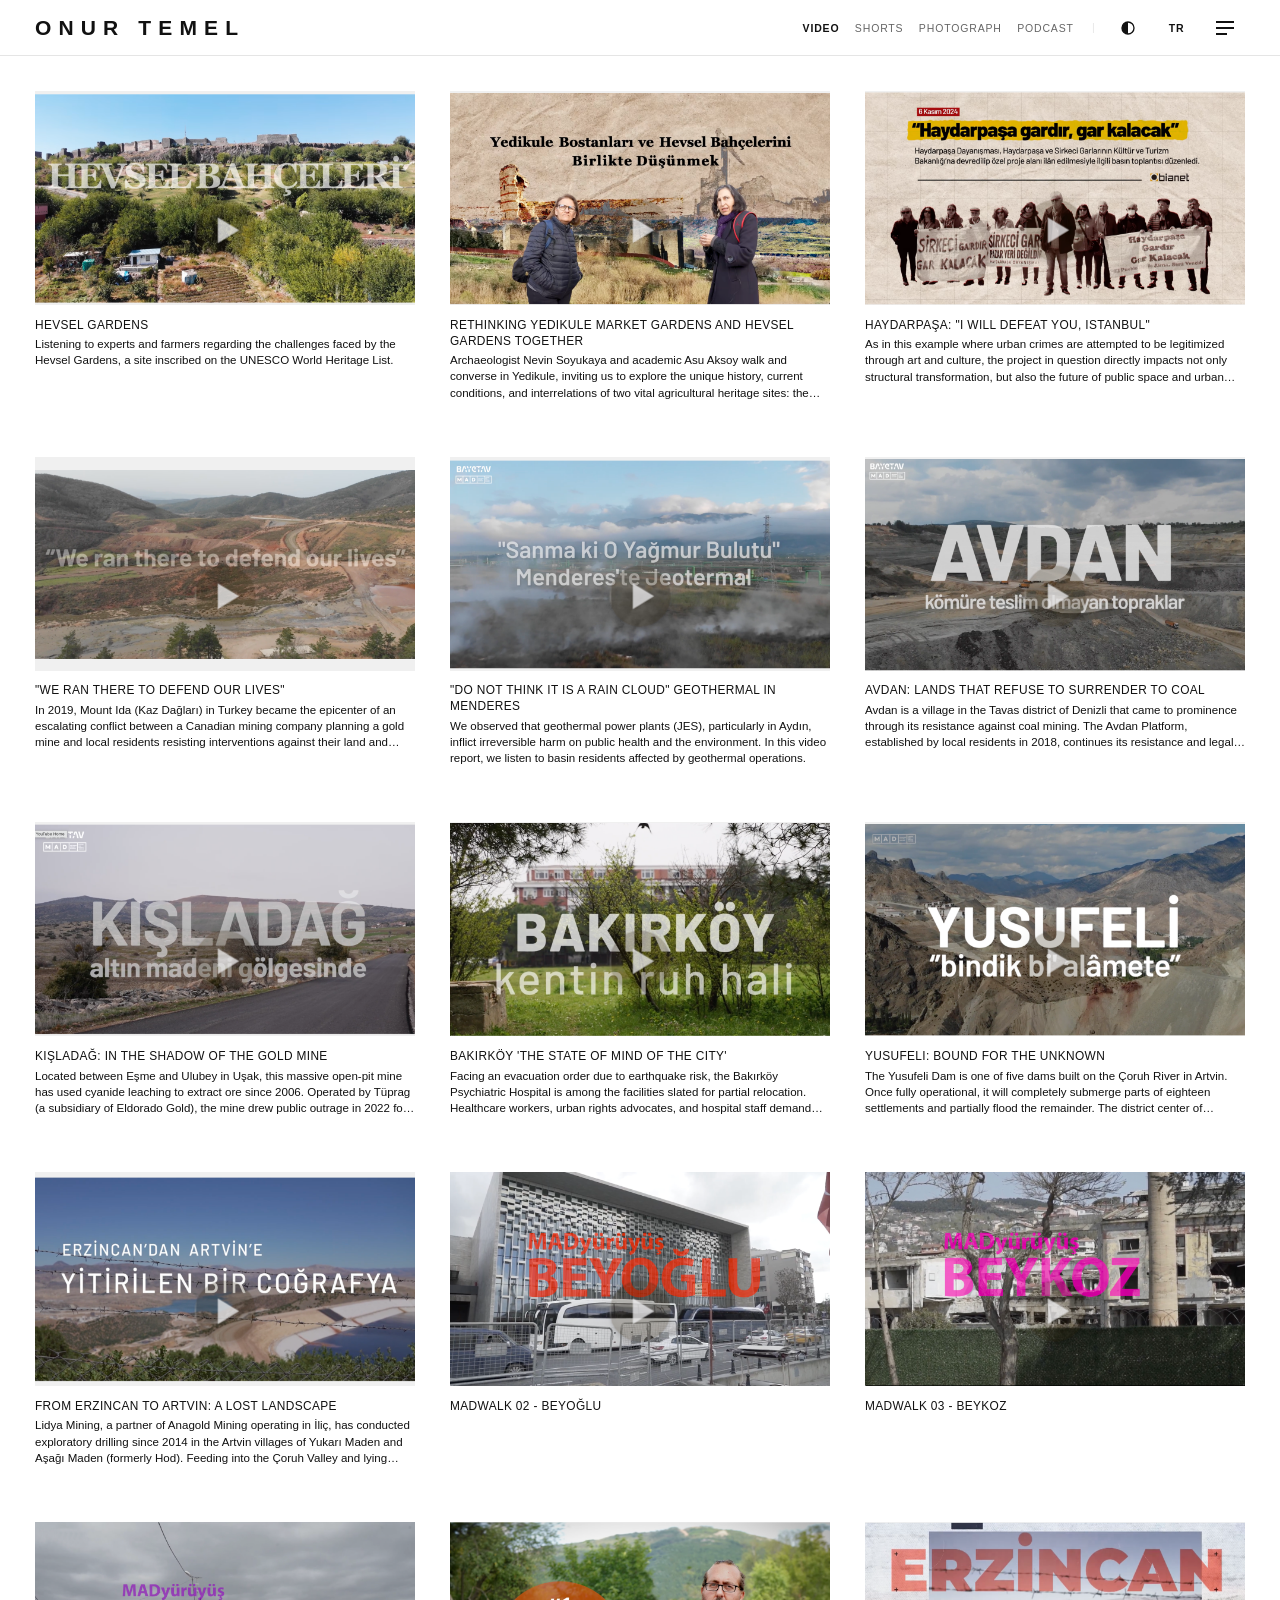
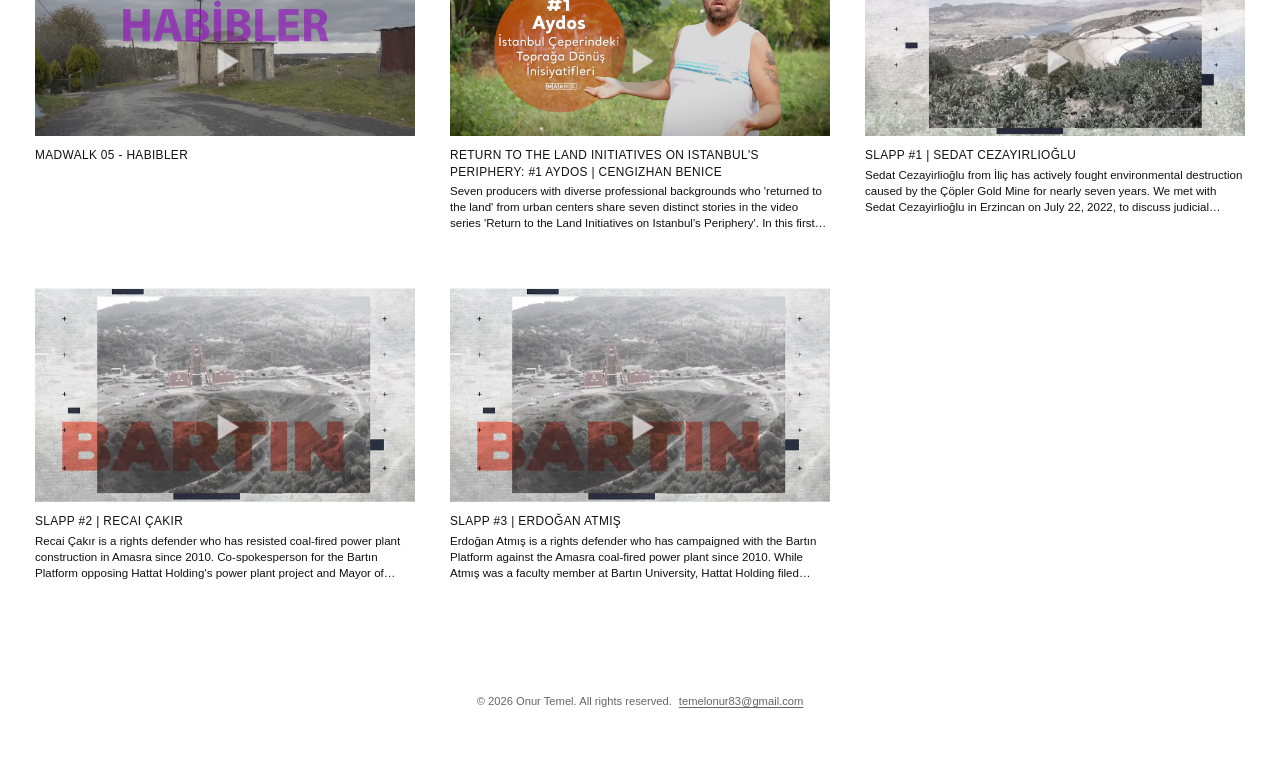
<file: index.html>
<!doctype html>
<html lang="tr">
<head>
  <meta charset="utf-8">
  <meta name="viewport" content="width=device-width, initial-scale=1">
  <title>ONUR TEMEL — Videograf & Hareketli Görüntü Arşivi</title>
  <meta name="description" content="Videograf Onur Temel'in portfolyosu. Gözlemci belgesel, performans kaydı, sanatçı filmi dokümantasyonu ve sergi arşivleri.">
  
  <!-- Open Graph -->
  <meta property="og:title" content="ONUR TEMEL — Videographer">
  <meta property="og:description" content="Portfolio of videographer Onur Temel. Observational documentary, performance capture, artist film documentation, and exhibition archives.">
  <meta property="og:type" content="website">

  <link rel="stylesheet" href="styles.css">
  
  <style>
    /* Visually hidden helper for screen reader headings */
    .sr-only {
      position: absolute;
      width: 1px;
      height: 1px;
      padding: 0;
      margin: -1px;
      overflow: hidden;
      clip: rect(0, 0, 0, 0);
      white-space: nowrap;
      border: 0;
    }
  </style>
</head>
<body>

  <header class="site-header">
    <div class="site-container" style="width:100%; display:flex; align-items:center; justify-content:space-between;">
      <a href="#work" class="header-brand" id="brand-link" aria-label="Onur Temel Homepage">ONUR TEMEL</a>
      
      <div class="header-controls">
        <!-- Portfolio Tabs (CMS-Driven) -->
        <nav id="portfolio-tabs-nav" class="portfolio-tabs-nav" aria-label="Portfolyo Kategorileri"></nav>

        <!-- Theme Switcher: Visual non-text split circle icon -->
        <button id="theme-toggle" class="icon-btn theme-toggle-btn" aria-label="Koyu/Açık temayı değiştir" title="Tema Değiştir">
          <span class="theme-split-icon" aria-hidden="true">
            <svg viewBox="0 0 24 24" width="16" height="16">
              <circle cx="12" cy="12" r="9" fill="none" stroke="currentColor" stroke-width="2"/>
              <path d="M12 3 A9 9 0 0 0 12 21 Z" fill="currentColor"/>
            </svg>
          </span>
        </button>

        <!-- Language Switcher: Shows target language (EN when TR active, TR when EN active) -->
        <button id="lang-toggle" class="icon-btn lang-toggle-btn" aria-label="Switch language to English" title="Dil Değiştir">
          EN
        </button>
        
        <!-- View Switcher: Abstract text/paragraph symbol morphing to grid -->
        <button id="view-switch-btn" class="icon-btn view-switch-btn" aria-label="Metin Görünümünü Göster" aria-expanded="false" title="Görünüm Değiştir">
          <span class="view-switch-symbol" aria-hidden="true">
            <span class="line"></span>
            <span class="line"></span>
            <span class="line"></span>
          </span>
        </button>

        <!-- Mobile Hamburger Menu Toggle -->
        <button id="mobile-menu-toggle" class="icon-btn mobile-menu-toggle-btn" aria-label="Menüyü aç" aria-expanded="false" aria-controls="mobile-menu-overlay" title="Menü">
          <span class="hamburger-icon" aria-hidden="true">
            <span class="line line-top"></span>
            <span class="line line-bottom"></span>
          </span>
        </button>
      </div>
    </div>
  </header>

  <!-- Fullscreen Mobile Navigation Menu Overlay -->
  <div id="mobile-menu-overlay" class="mobile-menu-overlay" aria-hidden="true" role="dialog" aria-modal="true" aria-label="Mobil Menü">
    <nav class="mobile-menu-nav" id="mobile-menu-nav" aria-label="Mobil Portfolyo Kategorileri"></nav>
  </div>

  <div class="site-container">
    <main>
      <!-- Primary View: Work Grid -->
      <section id="work-view" class="view" aria-label="Seçilmiş Çalışmalar">
        <h1 class="sr-only" id="work-heading">Seçilmiş Çalışmalar</h1>
        <div id="works-grid" class="works-grid" role="region" aria-live="polite"></div>
      </section>

      <!-- Information / Bio / CV View -->
      <section id="info-view" class="view" aria-label="Bilgi & Arşiv" hidden>
        <h1 class="sr-only" id="info-heading">Bilgi & Arşiv</h1>
        <div id="info-container" class="info-container"></div>
      </section>

      <!-- Graceful Fallback Error UI -->
      <div id="error-state" class="error-state" hidden>
        <p id="error-message">İçerik kataloğu yüklenemedi. Lütfen bağlantınızı kontrol edin.</p>
        <button id="retry-btn" class="retry-btn">Yeniden Dene</button>
      </div>
    </main>
    <footer class="site-footer" id="site-footer"></footer>
  </div>

  <script src="app.js"></script>

  <svg style="display: none">
      <filter
        id="glass-distortion"
        x="0%"
        y="0%"
        width="100%"
        height="100%"
        filterUnits="objectBoundingBox"
      >
        <feTurbulence
          type="fractalNoise"
          baseFrequency="0.01 0.01"
          numOctaves="1"
          seed="5"
          result="turbulence"
        />
        <!-- Seeds: 14, 17,  -->

        <feComponentTransfer in="turbulence" result="mapped">
          <feFuncR type="gamma" amplitude="1" exponent="10" offset="0.5" />
          <feFuncG type="gamma" amplitude="0" exponent="1" offset="0" />
          <feFuncB type="gamma" amplitude="0" exponent="1" offset="0.5" />
        </feComponentTransfer>

        <feGaussianBlur in="turbulence" stdDeviation="3" result="softMap" />

        <feSpecularLighting
          in="softMap"
          surfaceScale="5"
          specularConstant="1"
          specularExponent="100"
          lighting-color="white"
          result="specLight"
        >
          <fePointLight x="-200" y="-200" z="300" />
        </feSpecularLighting>

        <feComposite
          in="specLight"
          operator="arithmetic"
          k1="0"
          k2="1"
          k3="1"
          k4="0"
          result="litImage"
        />

        <feDisplacementMap
          in="SourceGraphic"
          in2="softMap"
          scale="150"
          xChannelSelector="R"
          yChannelSelector="G"
        />
      </filter>
    </svg>
</body>
</html>
</file>
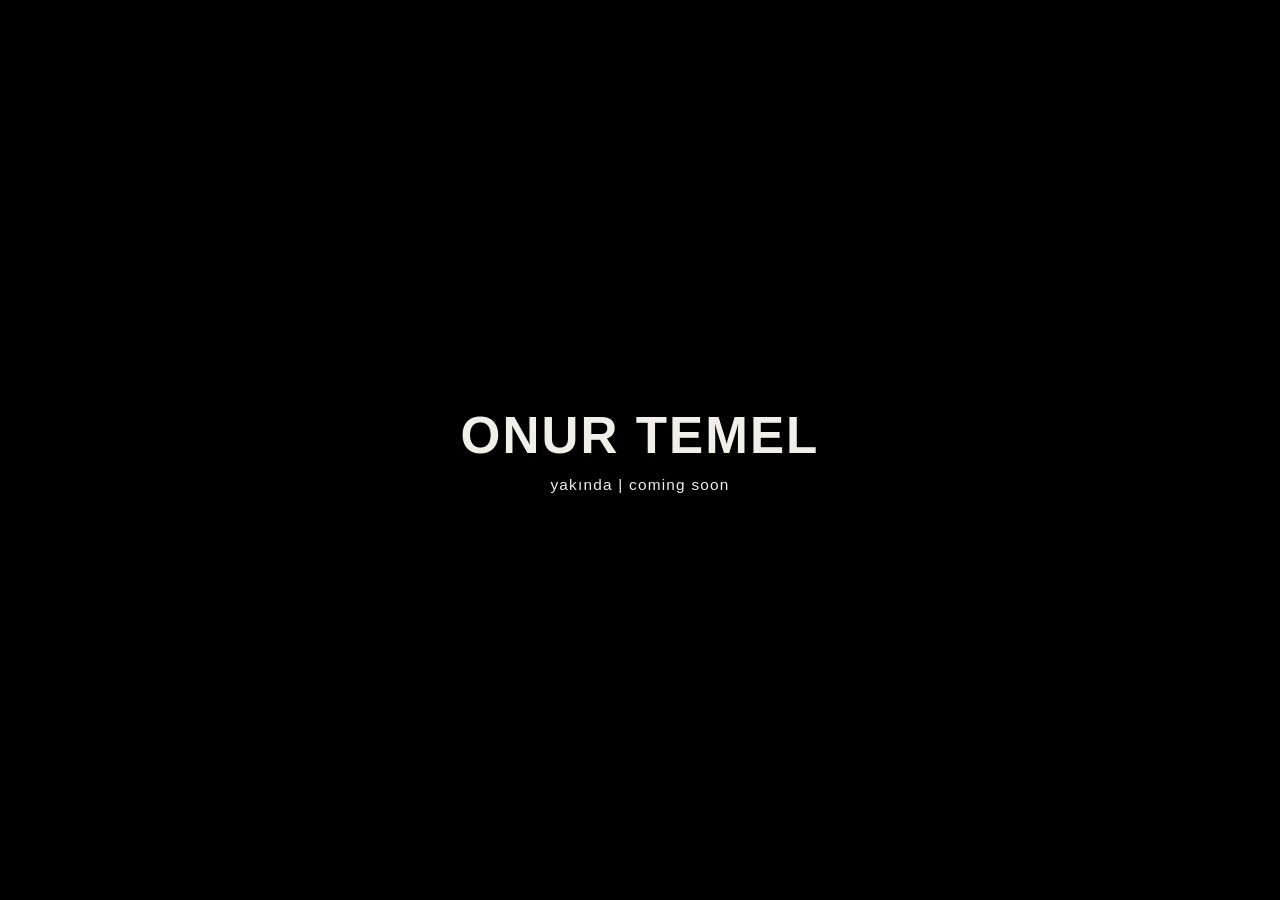
<file: coming-soon.html>
<!doctype html>
<html lang="tr">
<head>
  <meta charset="utf-8">
  <meta name="viewport" content="width=device-width, initial-scale=1">
  <title>Onur Temel</title>

  <style>
    * {
      box-sizing: border-box;
    }

    html, body {
      margin: 0;
      width: 100%;
      height: 100%;
    }

    body {
      background: #000;
      color: #f2efe8;
      font-family: Helvetica, Arial, sans-serif;
    }

    main {
      width: 100%;
      min-height: 100svh;
      display: flex;
      align-items: center;
      justify-content: center;
    }

    .coming-soon {
      width: 33.333vw;
      text-align: center;
    }

    h1 {
      margin: 0;
      font-size: clamp(2rem, 4vw, 4.5rem);
      font-weight: 700;
      letter-spacing: 0.04em;
      white-space: nowrap;
    }

    p {
      margin: 0.7rem 0 0;
      font-size: clamp(0.85rem, 1.2vw, 1.15rem);
      font-weight: 400;
      letter-spacing: 0.08em;
      white-space: nowrap;
    }

    @media (max-width: 700px) {
      .coming-soon {
        width: 66.666vw;
      }

      h1 {
        font-size: clamp(1.8rem, 9vw, 3rem);
      }

      p {
        font-size: clamp(0.75rem, 3.7vw, 1rem);
      }
    }
  </style>
</head>

<body>
  <main>
    <div class="coming-soon">
      <h1>ONUR TEMEL</h1>
      <p>yakında | coming soon</p>
    </div>
  </main>
</body>
</html>
</file>
<file: styles.css>
/* ONUR TEMEL — VIDEOGRAPHER PORTFOLIO
   Contemporary Institutional / Exhibition Catalogue Aesthetic */

:root {
  color-scheme: light dark;
  --bg-color: #ffffff;
  --fg-color: #111111;
  --fg-muted: #666666;
  --bg-media: #f0f0f0;
  --border-color: #e5e5e5;
  --focus-ring: #111111;

  --font-stack: -apple-system, BlinkMacSystemFont, "Helvetica Neue", Helvetica, Arial, sans-serif;
  --site-max-width: 1600px;
  --header-height: 56px;











  --surfaceFilmOpacity: 0.16;
  --surfaceBase:
    radial-gradient(
      120% 90% at 18% 10%,
      rgba(255,255,255,0.98) 0%,
      rgba(255,255,255,0) 52%
    ),
    radial-gradient(
      95% 80% at 80% 82%,
      rgba(242,242,240,0.22) 0%,
      rgba(242,242,240,0) 58%
    ),
    linear-gradient(
      180deg,
      rgba(255,255,255,1) 0%,
      rgba(250,250,249,1) 48%,
      rgba(246,246,244,1) 100%
    );
  --edgeA: rgba(255,255,255,0.00);
  --edgeB: rgba(246,246,244,0.26);
  --edgeC: rgba(240,240,238,0.24);
  --headerBrand:#484C54;
  --aap-background-transition-duration:250ms;
  --navCTAbg: rgba(0,0,0,0.04);
  --navCTAborder: 1px solid rgba(0,0,0,0.12);
  --aap-blur:7px;
  --aap-background-color:rgb(232 232 237/70%);
  --aap-inner-glow-color:rgb(232 232 237/11%);
  --pantoneCoolGraycp11:#343741;
  --liguidTint:  rgba(255, 255, 255, 0.25);
  --liguidMoreTint:  rgba(255, 255, 255, 0.75);
  --liguidShine:  rgba(255, 255, 255, 0.5);
  --liguid-hover-half-tint:  rgba(255, 255, 255, 0.50);
  --liguid-hover-tint:  rgba(255, 255, 255, 0.50);
  --drawer-background:  linear-gradient(180deg, rgba(255, 255, 255,0.6) 0%, rgba(255, 255, 255,0.35) 40%, rgba(255, 255, 255,0) 100%);
  --white-smoke:  rgba(245, 245, 245, 0.38);
  --smokle-gray:#353535;
}

@media (prefers-color-scheme: dark) {
  :root {
    --bg-color: #121212;
    --fg-color: #eeeeee;
    --fg-muted: #999999;
    --bg-media: #1e1e1e;
    --border-color: #262626;
    --focus-ring: #ffffff;
  }
}

html[data-theme="light"] {
  color-scheme: light;
  --bg-color: #ffffff;
  --fg-color: #111111;
  --fg-muted: #666666;
  --bg-media: #f0f0f0;
  --border-color: #e5e5e5;
  --focus-ring: #111111;
}

html[data-theme="dark"] {
  color-scheme: dark;
  --bg-color: #121212;
  --fg-color: #eeeeee;
  --fg-muted: #999999;
  --bg-media: #1e1e1e;
  --border-color: #262626;
  --focus-ring: #ffffff;
}

/* Reset & Base */
*, *::before, *::after {
  box-sizing: border-box;
}

html, body {
  margin: 0;
  padding: 0;
  width: 100%;
  min-height: 100%;
  background-color: var(--bg-color);
  color: var(--fg-color);
  font-family: var(--font-stack);
  font-size: 14px;
  line-height: 1.5;
  -webkit-font-smoothing: antialiased;
  -moz-osx-font-smoothing: grayscale;
}

/* Focus visibility */
:focus-visible {
  outline: 2px solid var(--focus-ring);
  outline-offset: 3px;
}

/* Page Wrapper */
.site-container {
  max-width: var(--site-max-width);
  margin: 0 auto;
  padding: 0 1rem;
}

@media (min-width: 640px) {
  .site-container {
    padding: 0 1.5rem;
  }
}

@media (min-width: 1024px) {
  .site-container {
    padding: 0 2.5rem;
  }
}

/* Persistent / Smart Header */
.site-header {
  position: sticky;
  top: 0;
  z-index: 100;
  height: var(--header-height);
  background-color: var(--bg-color);
  border-bottom: 1px solid var(--border-color);
  display: flex;
  align-items: center;
  justify-content: space-between;
  transition: transform 0.25s cubic-bezier(0.16, 1, 0.3, 1), background-color 0.2s ease, border-color 0.2s ease;
  will-change: transform;
}

.site-header.header-hidden {
  transform: translateY(-100%);
  pointer-events: none;
}

.header-brand {
  font-family: Helvetica, Arial, sans-serif;
  font-size: clamp(1.1rem, 4.5vw, 1.5rem);
  font-weight: 700;
  letter-spacing: 0.34em;
  color: var(--fg-color);
  text-decoration: none;
  text-transform: uppercase;
  background: none;
  border: none;
  padding: 0;
  cursor: pointer;
  display: inline-flex;
  align-items: center;
  white-space: nowrap;
}

.header-controls {
  display: flex;
  align-items: center;
  gap: 0.5rem;
}

@media (min-width: 640px) {
  .header-controls {
    gap: 0.75rem;
  }
}

/* CMS-Driven Portfolio Tabs */
.portfolio-tabs-nav {
  display: flex;
  align-items: center;
  gap: 0.6rem;
}

@media (min-width: 640px) {
  .portfolio-tabs-nav {
    gap: 1.1rem;
  }
}

.portfolio-tab-btn {
  background: none;
  border: none;
  padding: 0;
  margin: 0;
  font-family: var(--font-stack);
  font-size: 0.75rem;
  font-weight: 500;
  letter-spacing: 0.08em;
  text-transform: uppercase;
  color: var(--fg-muted);
  cursor: pointer;
  transition: color 0.15s ease, opacity 0.15s ease;
  white-space: nowrap;
}

.portfolio-tab-btn:hover {
  color: var(--fg-color);
  opacity: 0.85;
}

.portfolio-tab-btn.active {
  color: var(--fg-color);
  font-weight: 700;
  opacity: 1;
}

/* Header Separator between Portfolio Tabs & Utility Icons */
.header-nav-sep {
  font-size: 0.75rem;
  color: var(--border-color);
  user-select: none;
  margin-left: 0.2rem;
  margin-right: 0.2rem;
}

/* Mobile Hamburger Menu Toggle Button & Animation */
.mobile-menu-toggle-btn {
  display: flex;
  min-width: 40px;
  min-height: 44px;
  position: relative;
}

@media (min-width: 768px) {
  .mobile-menu-toggle-btn {
    display: none !important;
  }
}

.hamburger-icon {
  width: 18px;
  height: 14px;
  position: relative;
  display: block;
}

.hamburger-icon .line {
  display: block;
  height: 2px;
  background-color: var(--fg-color);
  width: 18px;
  position: absolute;
  left: 0;
  transition: transform 0.25s cubic-bezier(0.16, 1, 0.3, 1), top 0.25s cubic-bezier(0.16, 1, 0.3, 1);
  transform-origin: center center;
}

.hamburger-icon .line-top {
  top: 3px;
}

.hamburger-icon .line-bottom {
  top: 9px;
}

/* Open state: Transforms into X without moving bounding box or adjacent controls */
.mobile-menu-toggle-btn[aria-expanded="true"] .line-top {
  top: 6px;
  transform: rotate(45deg);
}

.mobile-menu-toggle-btn[aria-expanded="true"] .line-bottom {
  top: 6px;
  transform: rotate(-45deg);
}

/* Mobile Header Breakpoints: Hide desktop tab nav and view switch on mobile (<768px) */
@media (max-width: 767px) {
  .portfolio-tabs-nav {
    display: none !important;
  }
  .view-switch-btn {
    display: none !important;
  }
  .header-brand {
    font-size: 1.15rem;
    letter-spacing: 0.25em;
  }
  .header-controls {
    gap: 0.25rem;
  }
}

/* Fullscreen Mobile Navigation Menu Overlay */
.mobile-menu-overlay {
  position: fixed;
  top: var(--header-height);
  left: 0;
  width: 100vw;
  height: calc(100dvh - var(--header-height));
  background-color: var(--bg-color);
  z-index: 99;
  display: none;
  flex-direction: column;
  align-items: center;
  justify-content: center;
  overflow-y: auto;
  padding: 2rem 1.5rem;
  box-sizing: border-box;
  -webkit-overflow-scrolling: touch;
}

@media (min-width: 768px) {
  .mobile-menu-overlay {
    display: none !important;
  }
}

.mobile-menu-overlay.is-active {
  display: flex;
}

.mobile-menu-nav {
  display: flex;
  flex-direction: column;
  align-items: center;
  justify-content: center;
  width: 100%;
  max-width: 360px;
}

.mobile-menu-item {
  background: none;
  border: none;
  padding: 0.85rem 1rem;
  margin: 0;
  font-family: var(--font-stack);
  font-size: 1.25rem;
  font-weight: 500;
  letter-spacing: 0.1em;
  text-transform: uppercase;
  color: var(--fg-muted);
  cursor: pointer;
  transition: color 0.15s ease, opacity 0.15s ease;
  display: block;
  width: 100%;
  text-align: center;
  -webkit-tap-highlight-color: transparent;
}

.mobile-menu-item:hover,
.mobile-menu-item:focus-visible {
  color: var(--fg-color);
}

.mobile-menu-item.active {
  color: var(--fg-color);
  font-weight: 700;
}

.mobile-menu-sep {
  height: 2rem;
  width: 100%;
}

/* Buttons Reset */
.icon-btn {
  background: none;
  border: none;
  color: var(--fg-color);
  cursor: pointer;
  padding: 0;
  min-width: 40px;
  min-height: 44px;
  display: flex;
  align-items: center;
  justify-content: center;
  border-radius: 0;
  transition: opacity 0.15s ease;
}

.icon-btn:hover {
  opacity: 0.75;
}

.icon-btn[hidden] {
  display: none !important;
}

/* Language Switcher Control */
.lang-toggle-btn {
  font-family: var(--font-stack);
  font-size: 0.75rem;
  font-weight: 600;
  letter-spacing: 0.06em;
  text-transform: uppercase;
  color: var(--fg-color);
  min-width: 36px;
}

/* Visual Non-Text Theme Toggle (Split Circle) */
.theme-split-icon {
  width: 16px;
  height: 16px;
  display: block;
}

.theme-split-icon svg {
  width: 100%;
  height: 100%;
  display: block;
}

/* View Switcher Abstract Icon (Text symbol vs Grid symbol) */
.view-switch-symbol {
  width: 18px;
  height: 14px;
  position: relative;
  display: flex;
  flex-direction: column;
  justify-content: space-between;
}

/* Text Icon Lines: 3-4 horizontal lines, last line shorter */
.view-switch-symbol .line {
  display: block;
  height: 2px;
  background-color: var(--fg-color);
  width: 100%;
  transition: width 0.2s ease, transform 0.2s ease;
}

.view-switch-symbol .line:last-child {
  width: 60%;
}

/* Active Info Mode -> morphs into Grid symbol */
.view-switch-btn[aria-expanded="true"] .view-switch-symbol {
  display: grid;
  grid-template-columns: 1fr 1fr;
  grid-template-rows: 1fr 1fr;
  gap: 3px;
  height: 14px;
  width: 14px;
}

.view-switch-btn[aria-expanded="true"] .view-switch-symbol .line {
  width: 100% !important;
  height: 100% !important;
}

/* Main Content Area */
main {
  padding: 2rem 0 4rem 0;
}

@media (min-width: 640px) {
  main {
    padding: 2.5rem 0 4rem 0;
  }
}

.view {
  display: block;
}

.view[hidden] {
  display: none !important;
}

/* WORK VIEW GRID */
.works-grid {
  display: grid;
  grid-template-columns: 1fr;
  gap: 2.5rem 1.5rem;
}

@media (min-width: 640px) {
  .works-grid {
    grid-template-columns: repeat(2, 1fr);
    gap: 3.5rem 2rem;
  }
}

@media (min-width: 1024px) {
  .works-grid {
    grid-template-columns: repeat(3, 1fr);
    gap: 4rem 2.5rem;
  }
}

@media (min-width: 1440px) {
  .works-grid {
    grid-template-columns: repeat(4, 1fr);
    gap: 4.5rem 2.5rem;
  }
}

/* Work Item (No cards, no borders, gallery wall presentation) */
.work-item {
  display: flex;
  flex-direction: column;
}

.work-media-container {
  width: 100%;
  aspect-ratio: 16 / 9;
  background-color: var(--bg-media);
  position: relative;
  overflow: hidden;
  container-type: inline-size;
}

/* Black Cover State for Work 14 (SLAPP #3) */
.black-cover-container {
  background-color: #000000 !important;
}

.black-cover-btn {
  background-color: #000000 !important;
}

.work-media-btn {
  width: 100%;
  height: 100%;
  border: none;
  background: var(--bg-media);
  padding: 0;
  margin: 0;
  cursor: pointer;
  position: relative;
  display: block;
  text-align: left;
}

.work-media-btn img {
  width: 100%;
  height: 100%;
  object-fit: cover;
  display: block;
  transition: opacity 0.2s ease;
}

.work-media-btn:hover img {
  opacity: 0.9;
}

/* Centered Circular Apple-Style Translucent Glass Play Button */


.glass-play-btn svg {
width: 32px;
height: 100%;
fill: rgba(231, 231, 231, 0.887);
margin-left: -1px;
display: block;
}



/* FULLSCREEN VIDEO OVERLAY */
.video-overlay {
  position: fixed;
  top: 0;
  left: 0;
  width: 100vw;
  height: 100dvh;
  background-color: #000000;
  z-index: 99999;
  display: flex;
  flex-direction: column;
  align-items: center;
  justify-content: center;
  overflow: hidden;
}

.video-overlay-close {
  position: absolute;
  top: 16px;
  right: 16px;
  z-index: 100000;
  background: rgba(0, 0, 0, 0.6);
  border: 1px solid rgba(255, 255, 255, 0.25);
  color: #ffffff;
  width: 40px;
  height: 40px;
  border-radius: 50%;
  display: flex;
  align-items: center;
  justify-content: center;
  cursor: pointer;
  transition: background-color 0.15s ease, transform 0.15s ease;
}

.video-overlay-close:hover {
  background: rgba(255, 255, 255, 0.25);
  transform: scale(1.05);
}

.video-overlay-frame-wrapper {
  width: 100%;
  height: 100%;
  max-width: 100vw;
  max-height: 100dvh;
  display: flex;
  align-items: center;
  justify-content: center;
}

.video-overlay-iframe {
  width: 100%;
  height: 100%;
  border: 0;
  display: block;
}

/* Work Item Metadata */
.work-meta {
  margin-top: 0.85rem;
}

.work-title {
  font-size: 0.85rem;
  font-weight: 500;
  letter-spacing: 0.03em;
  text-transform: uppercase;
  margin: 0 0 0.25rem 0;
  color: var(--fg-color);
  line-height: 1.35;
}

.work-details {
  font-size: 0.8rem;
  color: var(--fg-muted);
  margin: 0 0 0.4rem 0;
  letter-spacing: 0.01em;
}

.work-meta .work-description,
.work-description {
  font-size: 0.825rem;
  color: var(--fg-color);
  margin: 0;
  line-height: 1.4;
  font-weight: 400;
  display: -webkit-box;
  -webkit-box-orient: vertical;
  -webkit-line-clamp: 3;
  line-clamp: 3;
  overflow: hidden;
  max-height: 4.2em;
}

/* INFO / BIO VIEW */
.info-container {
  display: grid;
  grid-template-columns: 1fr;
  gap: 3rem;
  padding-top: 0.5rem;
}

@media (min-width: 860px) {
  .info-container {
    grid-template-columns: 1fr 1.3fr;
    gap: 4rem;
  }
}

.info-sidebar, .info-main {
  display: flex;
  flex-direction: column;
  gap: 2.5rem;
}

.info-section-title {
  font-size: 0.75rem;
  font-weight: 700;
  text-transform: uppercase;
  letter-spacing: 0.08em;
  color: var(--fg-muted);
  margin: 0 0 1rem 0;
  padding-bottom: 0.4rem;
  border-bottom: 1px solid var(--border-color);
}

.info-short-bio {
  font-size: 1.1rem;
  font-weight: 500;
  line-height: 1.5;
  margin: 0 0 1.25rem 0;
  color: var(--fg-color);
}

.info-long-bio {
  font-size: 0.9rem;
  line-height: 1.6;
  color: var(--fg-color);
  margin: 0 0 2rem 0;
}

.info-list {
  list-style: none;
  padding: 0;
  margin: 0;
}

.info-list li {
  font-size: 0.85rem;
  padding: 0.4rem 0;
  border-bottom: 1px dashed var(--border-color);
  color: var(--fg-color);
  line-height: 1.4;
}

.info-list li:last-child {
  border-bottom: none;
}

.links-list {
  display: flex;
  flex-direction: column;
  gap: 0.5rem;
}

.editorial-link {
  color: var(--fg-color);
  text-decoration: none;
  font-size: 0.875rem;
  font-weight: 600;
  display: inline-flex;
  align-items: center;
  gap: 0.4rem;
}

.editorial-link:hover {
  text-decoration: underline;
}

/* Demo Archive Notice Tag */
.demo-notice {
  margin-top: 3rem;
  padding: 0.75rem 1rem;
  border: 1px solid var(--border-color);
  font-size: 0.75rem;
  color: var(--fg-muted);
  letter-spacing: 0.04em;
  text-transform: uppercase;
}

/* Error State */
.error-state {
  text-align: center;
  padding: 4rem 1rem;
  max-width: 480px;
  margin: 0 auto;
}

.error-state p {
  font-size: 0.9rem;
  color: var(--fg-muted);
  margin-bottom: 1.5rem;
}

.retry-btn {
  background: var(--fg-color);
  color: var(--bg-color);
  border: none;
  padding: 0.6rem 1.25rem;
  font-size: 0.8rem;
  font-weight: 600;
  text-transform: uppercase;
  letter-spacing: 0.05em;
  cursor: pointer;
}

.retry-btn:hover {
  opacity: 0.85;
}

/* Motion and Accessibility */
@media (prefers-reduced-motion: reduce) {
  *, *::before, *::after {
    animation-duration: 0.01ms !important;
    animation-iteration-count: 1 !important;
    transition-duration: 0.01ms !important;
    scroll-behavior: auto !important;
  }

  ::view-transition-group(*),
  ::view-transition-old(*),
  ::view-transition-new(*) {
    animation: none !important;
  }
}

/* SHORTS TAB & GRID (9:16 Portrait Geometry, Restrained Editorial Grid) */
.shorts-grid {
  display: grid;
  grid-template-columns: repeat(2, 1fr);
  gap: 2rem 1.25rem;
}

@media (min-width: 640px) {
  .shorts-grid {
    grid-template-columns: repeat(3, 1fr);
    gap: 2.5rem 1.5rem;
  }
}

@media (min-width: 1024px) {
  .shorts-grid {
    grid-template-columns: repeat(4, 1fr);
    gap: 3rem 1.75rem;
  }
}

@media (min-width: 1440px) {
  .shorts-grid {
    grid-template-columns: repeat(5, 1fr);
    gap: 3.5rem 2rem;
  }
}

.short-item {
  display: flex;
  flex-direction: column;
  width: 100%;
}

.short-media-container {
  width: 100%;
  aspect-ratio: 9 / 16;
  background-color: var(--bg-media);
  position: relative;
  overflow: hidden;
  container-type: inline-size;
  display: flex;
  align-items: center;
  justify-content: center;
}

.short-media-btn {
  width: 100%;
  height: 100%;
  border: none;
  background: var(--bg-media);
  padding: 0;
  margin: 0;
  cursor: pointer;
  position: relative;
  display: flex;
  align-items: center;
  justify-content: center;
  text-align: left;
}

.short-img {
  width: 100%;
  height: 100%;
  object-fit: cover;
  display: block;
  transition: opacity 0.2s ease;
}

.short-media-btn:hover .short-img {
  opacity: 0.9;
}

.short-meta {
  margin-top: 0.75rem;
}

.short-title {
  font-size: 0.8rem;
  font-weight: 500;
  letter-spacing: 0.02em;
  margin: 0;
  color: var(--fg-color);
  line-height: 1.35;
  display: -webkit-box;
  -webkit-box-orient: vertical;
  -webkit-line-clamp: 2;
  line-clamp: 2;
  overflow: hidden;
}

/* FULLSCREEN SHORTS OVERLAY (PORTRAIT 9:16 PLAYER) */
.shorts-overlay-frame-wrapper {
  max-height: 90vh;
  max-height: 90dvh;
  aspect-ratio: 9 / 16;
  height: 100%;
  max-width: 90vw;
  width: auto;
  display: flex;
  align-items: center;
  justify-content: center;
  position: relative;
}

/* PHOTO TAB & GRID (Standardized 3:2 Cover Ratio, Zero Crop) */
.photos-grid {
  display: grid;
  grid-template-columns: 1fr;
  gap: 2rem 1.5rem;
}

@media (min-width: 640px) {
  .photos-grid {
    grid-template-columns: repeat(2, 1fr);
    gap: 2.5rem 2rem;
  }
}

@media (min-width: 1024px) {
  .photos-grid {
    grid-template-columns: repeat(3, 1fr);
    gap: 3rem 2.5rem;
  }
}

.photo-item {
  width: 100%;
  display: flex;
  flex-direction: column;
}

.photo-cover-container {
  width: 100%;
  aspect-ratio: 3 / 2;
  background-color: var(--bg-media);
  position: relative;
  overflow: hidden;
  display: flex;
  align-items: center;
  justify-content: center;
}

.photo-btn {
  width: 100%;
  height: 100%;
  background: none;
  border: none;
  padding: 0;
  margin: 0;
  cursor: pointer;
  display: flex;
  align-items: center;
  justify-content: center;
  text-align: center;
}

.photo-img {
  width: 100%;
  height: 100%;
  object-fit: contain;
  display: block;
  transition: opacity 0.2s ease;
}

.photo-btn:hover .photo-img,
.photo-btn:focus-visible .photo-img {
  opacity: 0.88;
}

/* FULLSCREEN PHOTO OVERLAY (GALLERY VIEWER) */
.photo-overlay {
  position: fixed;
  top: 0;
  left: 0;
  width: 100vw;
  height: 100dvh;
  background-color: rgba(0, 0, 0, 0.92);
  z-index: 99999;
  display: flex;
  align-items: center;
  justify-content: center;
  padding: 2rem;
  box-sizing: border-box;
  touch-action: none;
  user-select: none;
  -webkit-user-select: none;
}

.photo-overlay-close {
  position: absolute;
  top: 16px;
  right: 16px;
  z-index: 100000;
  background: rgba(255, 255, 255, 0.15);
  border: 1px solid rgba(255, 255, 255, 0.25);
  color: #ffffff;
  width: 40px;
  height: 40px;
  border-radius: 50%;
  display: flex;
  align-items: center;
  justify-content: center;
  cursor: pointer;
  transition: background-color 0.15s ease, transform 0.15s ease;
}

.photo-overlay-close:hover {
  background: rgba(255, 255, 255, 0.3);
  transform: scale(1.05);
}

.photo-overlay-content {
  max-width: 90vw;
  max-height: 90vh;
  display: flex;
  align-items: center;
  justify-content: center;
  position: relative;
}

.photo-overlay-img {
  max-width: 90vw;
  max-height: 90vh;
  width: auto;
  height: auto;
  object-fit: contain;
  display: block;
  box-shadow: 0 8px 32px rgba(0, 0, 0, 0.5);
  user-select: none;
  -webkit-user-drag: none;
  will-change: transform;
}

/* PODCAST TAB & SPOTIFY EMBEDS */
.podcasts-grid {
  display: flex;
  flex-direction: column;
  gap: 2rem;
  max-width: 720px;
  margin: 0 auto;
  padding: 1rem 0;
}

.podcast-item {
  width: 100%;
}

.podcast-title {
  font-size: 0.95rem;
  font-weight: 700;
  letter-spacing: 0.02em;
  margin: 0 0 0.75rem 0;
  color: var(--fg-color);
}

.spotify-iframe {
  width: 100%;
  height: 152px;
  border: 0;
  border-radius: 12px;
  display: block;
  background-color: var(--bg-media);
}

/* Minimal CMS-Driven Footer */
.site-footer {
  margin-top: 4rem;
  padding-bottom: 3.5rem;
  font-size: 0.8rem;
  color: var(--fg-muted);
  text-align: center;
}

.footer-content {
  display: flex;
  flex-wrap: wrap;
  align-items: center;
  justify-content: center;
  gap: 0.35rem 0.5rem;
  line-height: 1.5;
}

.footer-email-link {
  color: var(--fg-muted);
  text-decoration: underline;
  text-underline-offset: 2px;
  transition: color 0.15s ease;
}

.footer-email-link:hover,
.footer-email-link:focus-visible {
  color: var(--fg-color);
}






.liquidGlass-wrapper {
  box-sizing: border-box;

  display: flex;
  overflow: hidden;
  
  transition: all 0.4s cubic-bezier(0.175, 0.885, 0.32, 2.2);
  padding: 8px 18px;
  border-radius: 44px;

  position: absolute;
  top: 65%;
  left: 50%;
  transform: translate(-50%, -50%);
  width: 10cqw;
  height: 10cqw;
  min-width: 28px;
  min-height: 28px;
  max-width: 64px;
  max-height: 64px;

  display: flex;
  align-items: center;
  justify-content: center;
  pointer-events: none;
 
  box-sizing: border-box;
  z-index: 2;

    opacity: 0.9;
    
    zoom: 1.6;

    box-shadow: 0 2.6px 2.3px rgba(0, 0, 0, 0.1), 0 0 18.7px rgba(0, 0, 0, 0.1);
}




.liquidGlass-effect {
  position: absolute;
  z-index: 0;
  inset: 0;

  backdrop-filter: blur(10px);
  filter: url(#glass-distortion);
  overflow: hidden;
  isolation: isolate;
}

.liquidGlass-effect2 {
  position: absolute;
  z-index: 0;
  inset: 0;

  backdrop-filter: blur(3px);
  filter: url(#glass-distortion2);
  overflow: hidden;
  isolation: isolate;
}

.liquidGlass-tint {
  z-index: 1;
  position: absolute;
  inset: 0;
  
  transition: background 220ms ease-out;
  background:rgba(43, 30, 10, 0.284);
}


.section-body .nav-cta:hover .liquidGlass-tint {background:var(--liguid-hover-half-tint)}
.site-nav .nav-cta:hover .liquidGlass-tint {background:var(--liguid-hover-tint)}

.liquidGlass-shine {
  position: absolute;
  inset: 0;
  z-index: 2;

  overflow: hidden;
  
  box-shadow: inset 2.4px 0.1px 0.1px -1.5px rgba(255, 255, 255, 0.3),
inset -0.5px -0.2px 0.1px 0.7px rgba(43, 30, 10, 0.018)
}

.liquidGlass-text {
  z-index: 3;

  letter-spacing: .05em;
}
</file>
